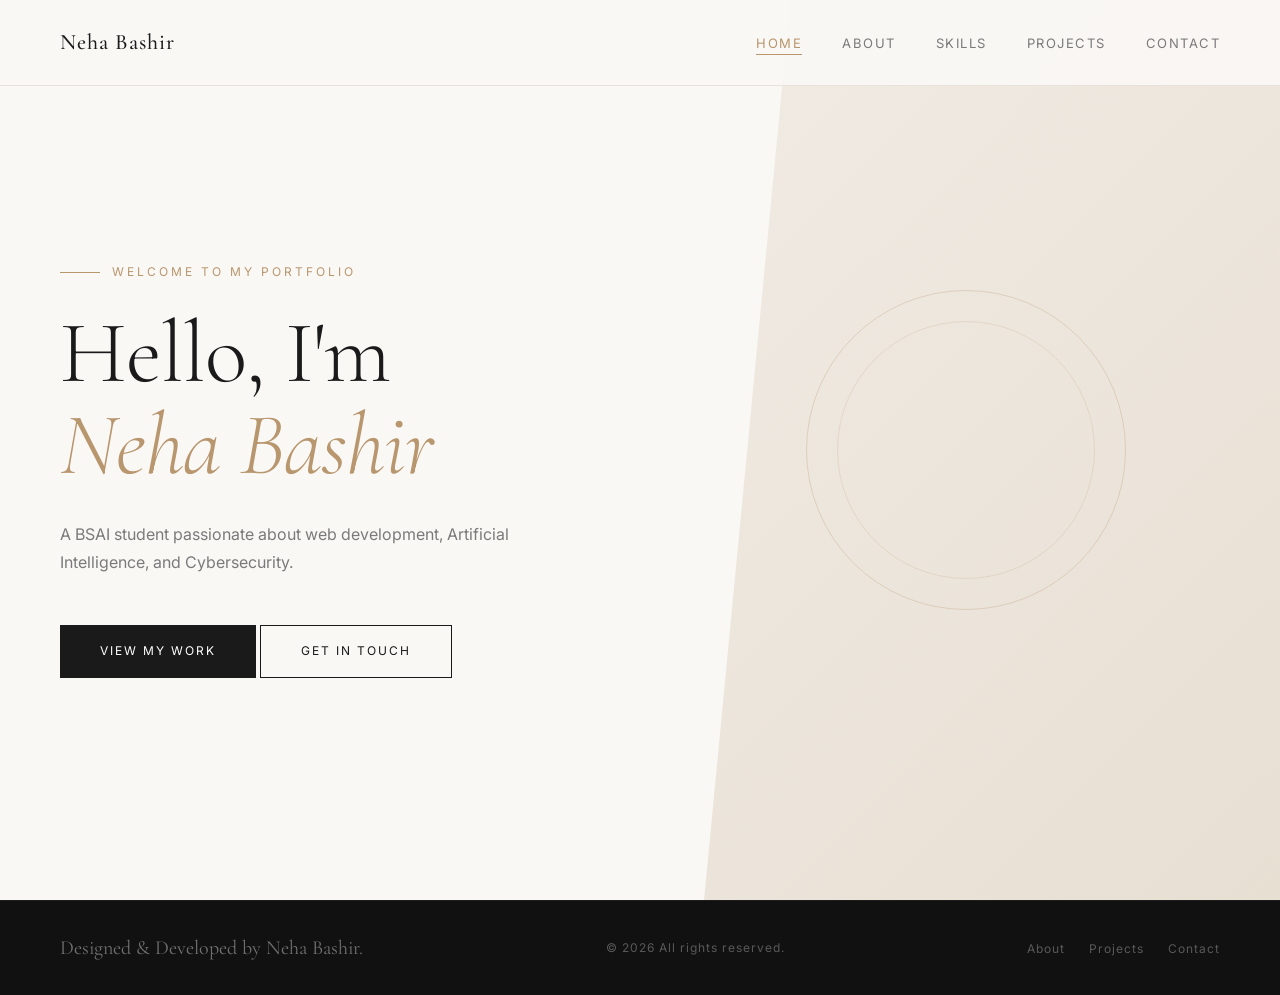
<file: index.html>
<!DOCTYPE html>
<html lang="en">
<head>
  <meta charset="UTF-8"/>
  <meta name="viewport" content="width=device-width, initial-scale=1.0"/>
  <title>Neha Bashir| Portfolio</title>
  <link href="https://fonts.googleapis.com/css2?family=Cormorant+Garamond:wght@300;400;500;600&family=Inter:wght@300;400;500&display=swap" rel="stylesheet"/>
  <link rel="icon" type="image/x-icon" href="images/daisy-flower.png">
  <link rel="stylesheet" href="style.css"/>
</head>
<body>

  <nav>
    <a href="index.html" class="nav-logo">Neha Bashir</a>
    <ul class="nav-links">
      <li><a href="index.html">Home</a></li>
      <li><a href="about.html">About</a></li>
      <li><a href="skills.html">Skills</a></li>
      <li><a href="projects.html">Projects</a></li>
      <li><a href="contact.html">Contact</a></li>
    </ul>
    <button class="menu-btn" aria-label="Menu">
      <span></span><span></span><span></span>
    </button>
  </nav>

  <div class="mobile-nav">
    <a href="index.html">Home</a>
    <a href="about.html">About</a>
    <a href="skills.html">Skills</a>
    <a href="projects.html">Projects</a>
    <a href="contact.html">Contact</a>
  </div>

  <section id="home">
    <div class="hero-content">
      <p class="hero-eyebrow fade-up">Welcome to my portfolio</p>
      <h1 class="fade-up fade-up-delay-1">Hello, I'm<br/><em>Neha Bashir</em></h1>
      <p class="hero-sub fade-up fade-up-delay-2">A BSAI student passionate about web development, Artificial Intelligence, and Cybersecurity.</p>
      <div class="fade-up fade-up-delay-3">
        <a href="projects.html" class="btn-primary">View My Work</a>
        <a href="contact.html" class="btn-outline">Get in Touch</a>
      </div>
    </div>
    <div class="hero-deco"></div>
    <div class="hero-deco-circle"></div>
  </section>

  <footer>
    <a href="index.html" class="footer-logo">Designed & Developed by Neha Bashir.</a>
    <p>© 2026 All rights reserved.</p>
    <ul class="footer-links">
      <li><a href="pages/about.html">About</a></li>
      <li><a href="pages/projects.html">Projects</a></li>
      <li><a href="pages/contact.html">Contact</a></li>
    </ul>
  </footer>

  <script src="main.js"></script>
</body>
</html>
</file>
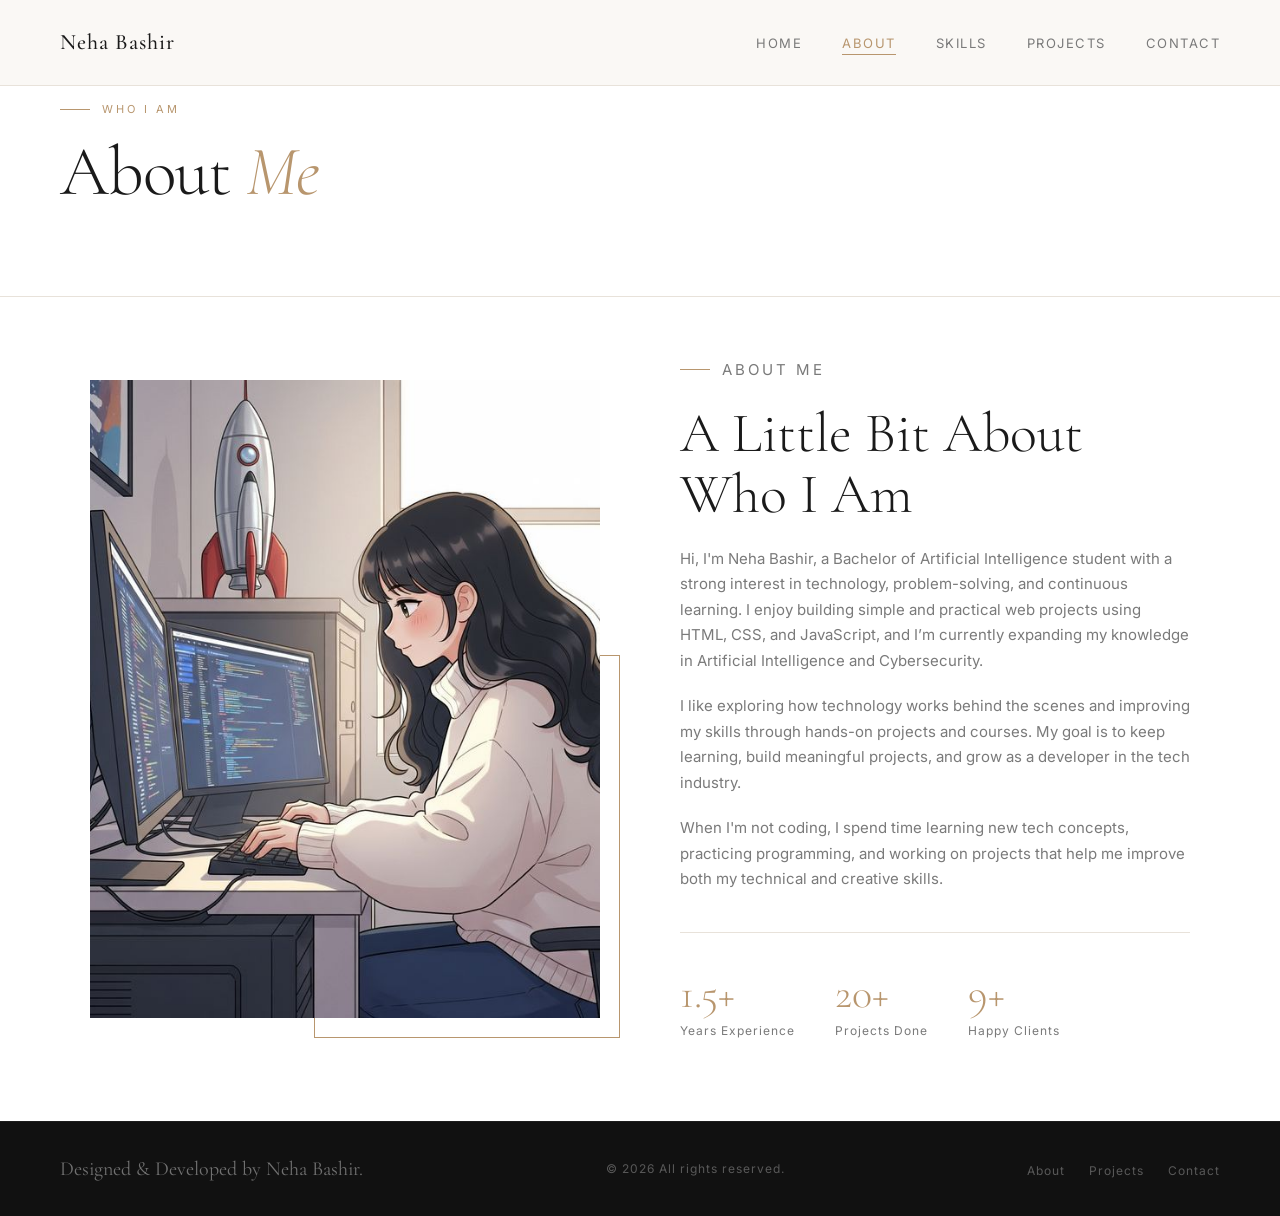
<file: about.html>
<!DOCTYPE html>
<html lang="en">
<head>
  <meta charset="UTF-8"/>
  <meta name="viewport" content="width=device-width, initial-scale=1.0"/>
  <title>Neha Bashir | About</title>
  <link href="https://fonts.googleapis.com/css2?family=Cormorant+Garamond:wght@300;400;500;600&family=Inter:wght@300;400;500&display=swap" rel="stylesheet"/>
  <link rel="icon" type="image/x-icon" href="images/daisy-flower.png">
  <link rel="stylesheet" href="style.css"/>
</head>
<body>

  <nav>
    <a href="index.html" class="nav-logo">Neha Bashir</a>
    <ul class="nav-links">
      <li><a href="index.html">Home</a></li>
      <li><a href="about.html">About</a></li>
      <li><a href="skills.html">Skills</a></li>
      <li><a href="projects.html">Projects</a></li>
      <li><a href="contact.html">Contact</a></li>
    </ul>
    <button class="menu-btn" type="button" aria-label="Toggle menu">
  <span></span>
  <span></span>
  <span></span>
</button>
  </nav>
  <div class="mobile-nav">
    <a href="index.html">Home</a>
    <a href="about.html">About</a>
    <a href="skills.html">Skills</a>
    <a href="projects.html">Projects</a>
    <a href="contact.html">Contact</a>
  </div>

  <div class="page-hero">
    <p class="section-label">Who I Am</p>
    <h1>About <em>Me</em></h1>
  </div>

  <section class="about-section about-content">
    <div class="about-grid">
      <div class="about-image-wrap fade-up">
        <div class="about-image-placeholder">
          <img src="images/Girl Coder with Rocket Model _ Dual Monitor Desk Illustration.jfif" alt="Neha">
        </div>
        <div class="about-image-deco"></div>
      </div>
      <div class="about-text fade-up fade-up-delay-1">
        <p class="section-label">About me</p>
        <h2>A Little Bit About Who I Am</h2>
        <p>Hi, I'm Neha Bashir, a Bachelor of Artificial Intelligence student with a strong interest in technology, problem-solving, and continuous learning. I enjoy building simple and practical web projects using HTML, CSS, and JavaScript, and I’m currently expanding my knowledge in Artificial Intelligence and Cybersecurity.</p>
        <p>I like exploring how technology works behind the scenes and improving my skills through hands-on projects and courses. My goal is to keep learning, build meaningful projects, and grow as a developer in the tech industry.</p>
        <p>When I'm not coding, I spend time learning new tech concepts, practicing programming, and working on projects that help me improve both my technical and creative skills.</p>
        <div class="about-stats">
          <div>
            <div class="stat-number">1.5+</div>
            <div class="stat-label">Years Experience</div>
          </div>
          <div>
            <div class="stat-number">20+</div>
            <div class="stat-label">Projects Done</div>
          </div>
          <div>
            <div class="stat-number">9+</div>
            <div class="stat-label">Happy Clients</div>
          </div>
        </div>
      </div>
    </div>
  </section>

  <footer>
    <a href="index.html" class="footer-logo">Designed & Developed by Neha Bashir.</a>
    <p>© 2026 All rights reserved.</p>
    <ul class="footer-links">
      <li><a href="about.html">About</a></li>
      <li><a href="projects.html">Projects</a></li>
      <li><a href="contact.html">Contact</a></li>
    </ul>
  </footer>

  <script src="main.js"></script>
</body>
</html>
</file>
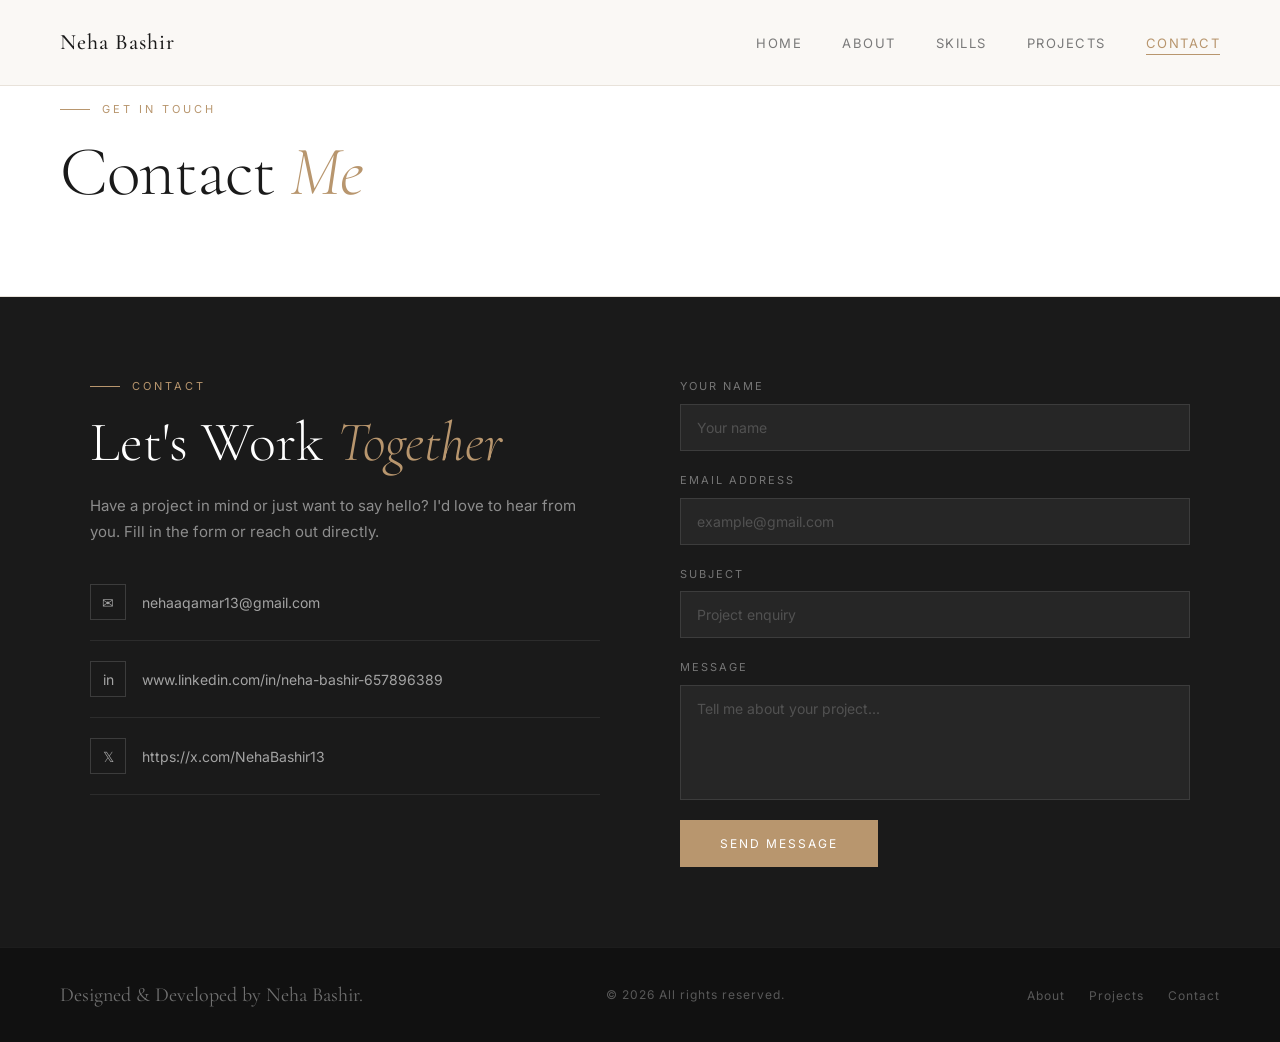
<file: contact.html>
<!DOCTYPE html>
<html lang="en">
<head>
  <meta charset="UTF-8"/>
  <meta name="viewport" content="width=device-width, initial-scale=1.0"/>
  <title>Neha Bashir | Contact</title>
  <link href="https://fonts.googleapis.com/css2?family=Cormorant+Garamond:wght@300;400;500;600&family=Inter:wght@300;400;500&display=swap" rel="stylesheet"/>
  <link rel="icon" type="image/x-icon" href="images/daisy-flower.png">
  <link rel="stylesheet" href="style.css"/>
</head>
<body>

  <nav>
    <a href="index.html" class="nav-logo">Neha Bashir</a>
    <ul class="nav-links">
      <li><a href="index.html">Home</a></li>
      <li><a href="about.html">About</a></li>
      <li><a href="skills.html">Skills</a></li>
      <li><a href="projects.html">Projects</a></li>
      <li><a href="contact.html">Contact</a></li>
    </ul>
    <button class="menu-btn" type="button" aria-label="Toggle menu">
  <span></span>
  <span></span>
  <span></span>
</button>
  </nav>
  <div class="mobile-nav">
    <a href="index.html">Home</a>
    <a href="about.html">About</a>
    <a href="skills.html">Skills</a>
    <a href="projects.html">Projects</a>
    <a href="contact.html">Contact</a>
  </div>

<div class="page-hero">
  <p class="section-label">Get In Touch</p>
  <h1>Contact <em class="accent-em">Me</em></h1>
</div>

  <section id="contact-page">
    <div class="contact-inner">
      <div class="fade-up">
        <p class="section-label">Contact</p>
        <h2>Let's Work <em class="accent-em">Together</em></h2>
        <p class="lead">Have a project in mind or just want to say hello? I'd love to hear from you. Fill in the form or reach out directly.</p>
        <div class="contact-links">
          <a href="nehaaqamar13@gmail.com" class="contact-link">
            <div class="contact-link-icon">✉</div>
            nehaaqamar13@gmail.com
          </a>
          <a href="www.linkedin.com/in/neha-bashir-657896389" class="contact-link" target="_blank">
            <div class="contact-link-icon">in</div>
            www.linkedin.com/in/neha-bashir-657896389
          </a>
          <a href="https://x.com/NehaBashir13" class="contact-link" target="_blank">
            <div class="contact-link-icon">𝕏</div>
            https://x.com/NehaBashir13
          </a>
        </div>
      </div>

      <div class="fade-up fade-up-delay-1">
        <form class="contact-form" id="contactForm" action="https://formspree.io/f/xlgpebew" method="POST">
  <div class="form-group">
    <label for="name">Your Name</label>
    <input id="name" name="name" type="text" placeholder="Your name" required/>
  </div>
  <div class="form-group">
    <label for="email">Email Address</label>
    <input id="email" name="email" type="email" placeholder="example@gmail.com" required/>
  </div>
  <div class="form-group">
    <label for="subject">Subject</label>
    <input id="subject" name="subject" type="text" placeholder="Project enquiry"/>
  </div>
  <div class="form-group">
    <label for="message">Message</label>
    <textarea id="message" name="message" rows="5" placeholder="Tell me about your project..." required></textarea>
  </div>
  <button type="submit" class="btn-send">Send Message</button>
  <div class="form-success">✓ Message sent! I'll get back to you soon.</div>
</form>
  </section>

  <footer>
    <a href="index.html" class="footer-logo">Designed & Developed by Neha Bashir.</a>
    <p>© 2026 All rights reserved.</p>
    <ul class="footer-links">
      <li><a href="about.html">About</a></li>
      <li><a href="projects.html">Projects</a></li>
      <li><a href="contact.html">Contact</a></li>
    </ul>
  </footer>

  <script src="main.js"></script>
</body>
</html>
</file>
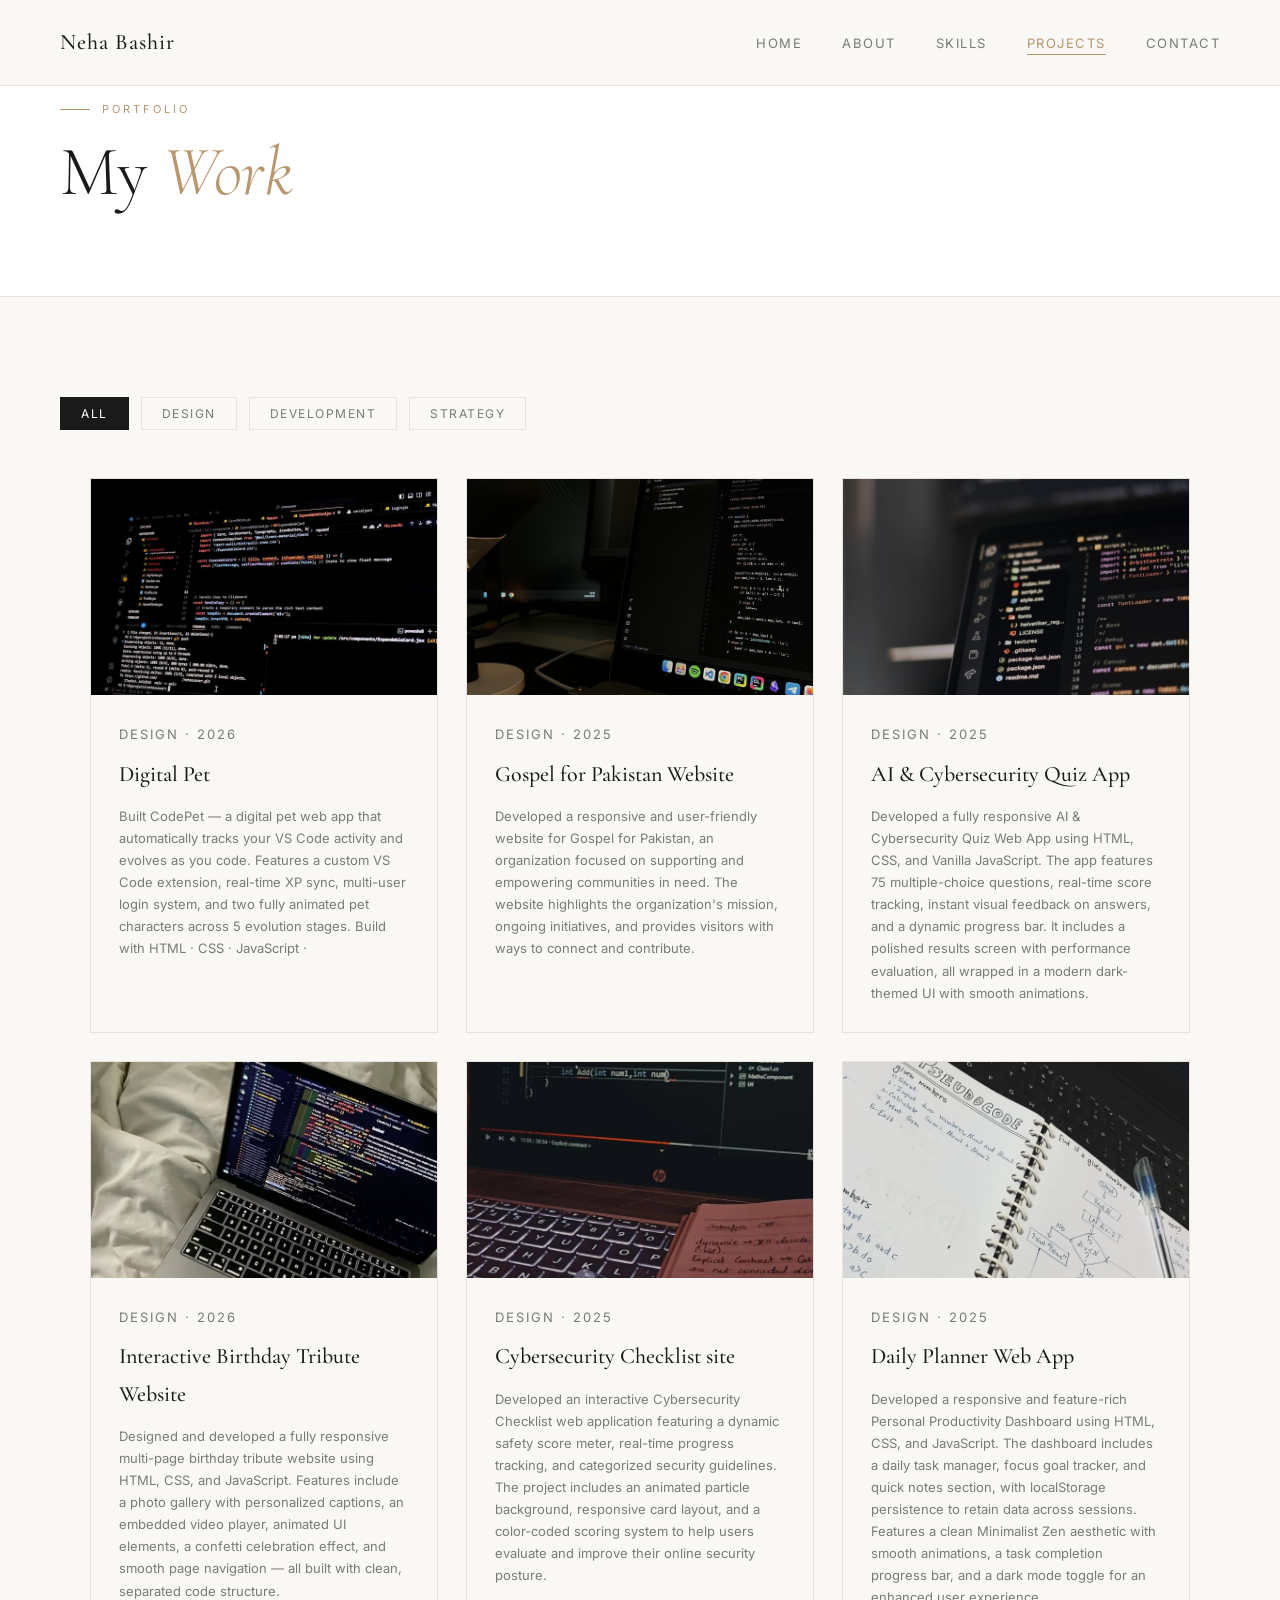
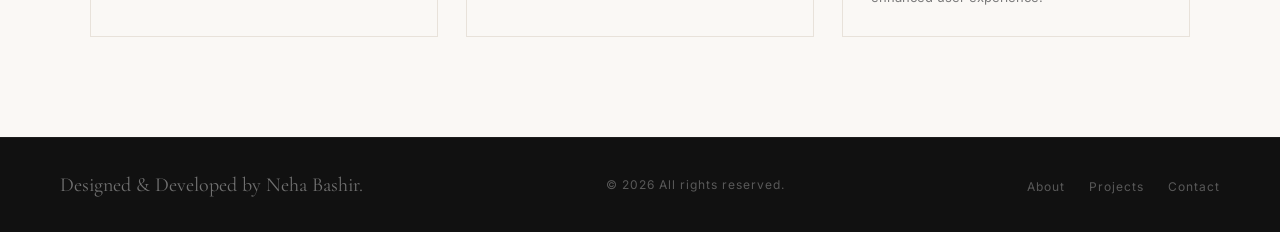
<file: projects.html>
<!DOCTYPE html>
<html lang="en">
<head>
  <meta charset="UTF-8"/>
  <meta name="viewport" content="width=device-width, initial-scale=1.0"/>
  <title>Neha Bashir | Projects</title>
  <link href="https://fonts.googleapis.com/css2?family=Cormorant+Garamond:wght@300;400;500;600&family=Inter:wght@300;400;500&display=swap" rel="stylesheet"/>
  <link rel="icon" type="image/x-icon" href="images/daisy-flower.png">
  <link rel="stylesheet" href="style.css"/>
</head>
<body>

  <nav>
    <a href="index.html" class="nav-logo">Neha Bashir</a>
    <ul class="nav-links">
      <li><a href="index.html">Home</a></li>
      <li><a href="about.html">About</a></li>
      <li><a href="skills.html">Skills</a></li>
      <li><a href="projects.html">Projects</a></li>
      <li><a href="contact.html">Contact</a></li>
    </ul>
    <button class="menu-btn" type="button" aria-label="Toggle menu">
  <span></span>
  <span></span>
  <span></span>
</button>
  </nav>
  <div class="mobile-nav">
    <a href="index.html">Home</a>
    <a href="about.html">About</a>
    <a href="skills.html">Skills</a>
    <a href="projects.html">Projects</a>
    <a href="contact.html">Contact</a>
  </div>

  <div class="page-hero">
    <p class="section-label">Portfolio</p>
    <h1>My <em>Work</em></h1>
  </div>

  <section>
    <div class="projects-filter fade-up">
      <button class="filter-btn active" data-filter="all">All</button>
      <button class="filter-btn" data-filter="design">Design</button>
      <button class="filter-btn" data-filter="development">Development</button>
      <button class="filter-btn" data-filter="strategy">Strategy</button>
    </div>

    <div class="projects-grid">

      <div class="project-card fade-up" data-category="design">
  <a href="https://code-pet.netlify.app/" target="_blank" class="project-thumb">
    <img src="images/download.jfif" alt="Personal Portfolio">
    <div class="project-thumb-overlay">View Project →</div>
  </a>
  <div class="project-info">
    <p class="project-category">Design · 2026</p>
    <h3>Digital Pet</h3>
    <p>Built CodePet — a digital pet web app that automatically tracks your VS Code activity and evolves as you code. Features a custom VS Code extension, real-time XP sync, multi-user login system, and two fully animated pet characters across 5 evolution stages. Build with HTML · CSS · JavaScript · </p>
  </div>
</div>

      <div class="project-card fade-up" data-category="design">
  <a href="https://gospelforpakistan.org/" target="_blank" class="project-thumb">
    <img src="images/Dopey.jfif" alt="Gospel for Pakistan">
    <div class="project-thumb-overlay">View Project →</div>
  </a>
  <div class="project-info">
    <p class="project-category">Design · 2025</p>
    <h3>Gospel for Pakistan Website</h3>
    <p>Developed a responsive and user-friendly website for Gospel for Pakistan, an organization focused on supporting and empowering communities in need. The website highlights the organization's mission, ongoing initiatives, and provides visitors with ways to connect and contribute.</p>
  </div>
</div>

      <div class="project-card fade-up" data-category="development">
  <a href="https://ai-cybersecurity-quizapp.netlify.app/" target="_blank" class="project-thumb">
    <img src="images/Sunny Mishra (@hlosunnymishra) on X.jfif" alt="AI & Cybersecurity Quiz App">
    <div class="project-thumb-overlay">View Project →</div>
  </a>
  <div class="project-info">
    <p class="project-category">Design · 2025</p>
    <h3>AI & Cybersecurity Quiz App</h3>
    <p>Developed a fully responsive AI & Cybersecurity Quiz Web App using HTML, CSS, and Vanilla JavaScript. The app features 75 multiple-choice questions, real-time score tracking, instant visual feedback on answers, and a dynamic progress bar. It includes a polished results screen with performance evaluation, all wrapped in a modern dark-themed UI with smooth animations.</p>
  </div>
</div>

      <div class="project-card fade-up" data-category="design">
  <a href="https://happybirthdaysirsajid.netlify.app/" target="_blank" class="project-thumb">
    <img src="images/busy 💻.jfif" alt="Interactive Birthday Tribute">
    <div class="project-thumb-overlay">View Project →</div>
  </a>
  <div class="project-info">
    <p class="project-category">Design · 2026</p>
    <h3>Interactive Birthday Tribute Website</h3>
    <p>Designed and developed a fully responsive multi-page birthday tribute website using HTML, CSS, and JavaScript. Features include a photo gallery with personalized captions, an embedded video player, animated UI elements, a confetti celebration effect, and smooth page navigation — all built with clean, separated code structure.</p>
  </div>
</div>

      <div class="project-card fade-up" data-category="strategy">
  <a href="https://cybersecuritychecklist.netlify.app/" target="_blank" class="project-thumb">
    <img src="images/Computer Engineering.jfif" alt="Cybersecurity Checklist site">
    <div class="project-thumb-overlay">View Project →</div>
  </a>
  <div class="project-info">
    <p class="project-category">Design · 2025</p>
    <h3>Cybersecurity Checklist site</h3>
    <p>Developed an interactive Cybersecurity Checklist web application featuring a dynamic safety score meter, real-time progress tracking, and categorized security guidelines. The project includes an animated particle background, responsive card layout, and a color-coded scoring system to help users evaluate and improve their online security posture.</p>
  </div>
</div>

      <div class="project-card fade-up" data-category="strategy">
  <a href="https://personalproductivityplanner.netlify.app/" target="_blank" class="project-thumb">
    <img src="images/Study _ Notes _ Programming language _ Pseudo code _ CPP programming _ CS.jfif" alt="Daily Planner Web App">
    <div class="project-thumb-overlay">View Project →</div>
  </a>
  <div class="project-info">
    <p class="project-category">Design · 2025</p>
    <h3>Daily Planner Web App</h3>
    <p>Developed a responsive and feature-rich Personal Productivity Dashboard using HTML, CSS, and JavaScript. The dashboard includes a daily task manager, focus goal tracker, and quick notes section, with localStorage persistence to retain data across sessions. Features a clean Minimalist Zen aesthetic with smooth animations, a task completion progress bar, and a dark mode toggle for an enhanced user experience.</p>
  </div>
</div>

    </div>
  </section>

  <footer>
    <a href="index.html" class="footer-logo">Designed & Developed by Neha Bashir.</a>
    <p>© 2026 All rights reserved.</p>
    <ul class="footer-links">
      <li><a href="about.html">About</a></li>
      <li><a href="projects.html">Projects</a></li>
      <li><a href="contact.html">Contact</a></li>
    </ul>
  </footer>

  <script src="main.js"></script>
</body>
</html>
</file>
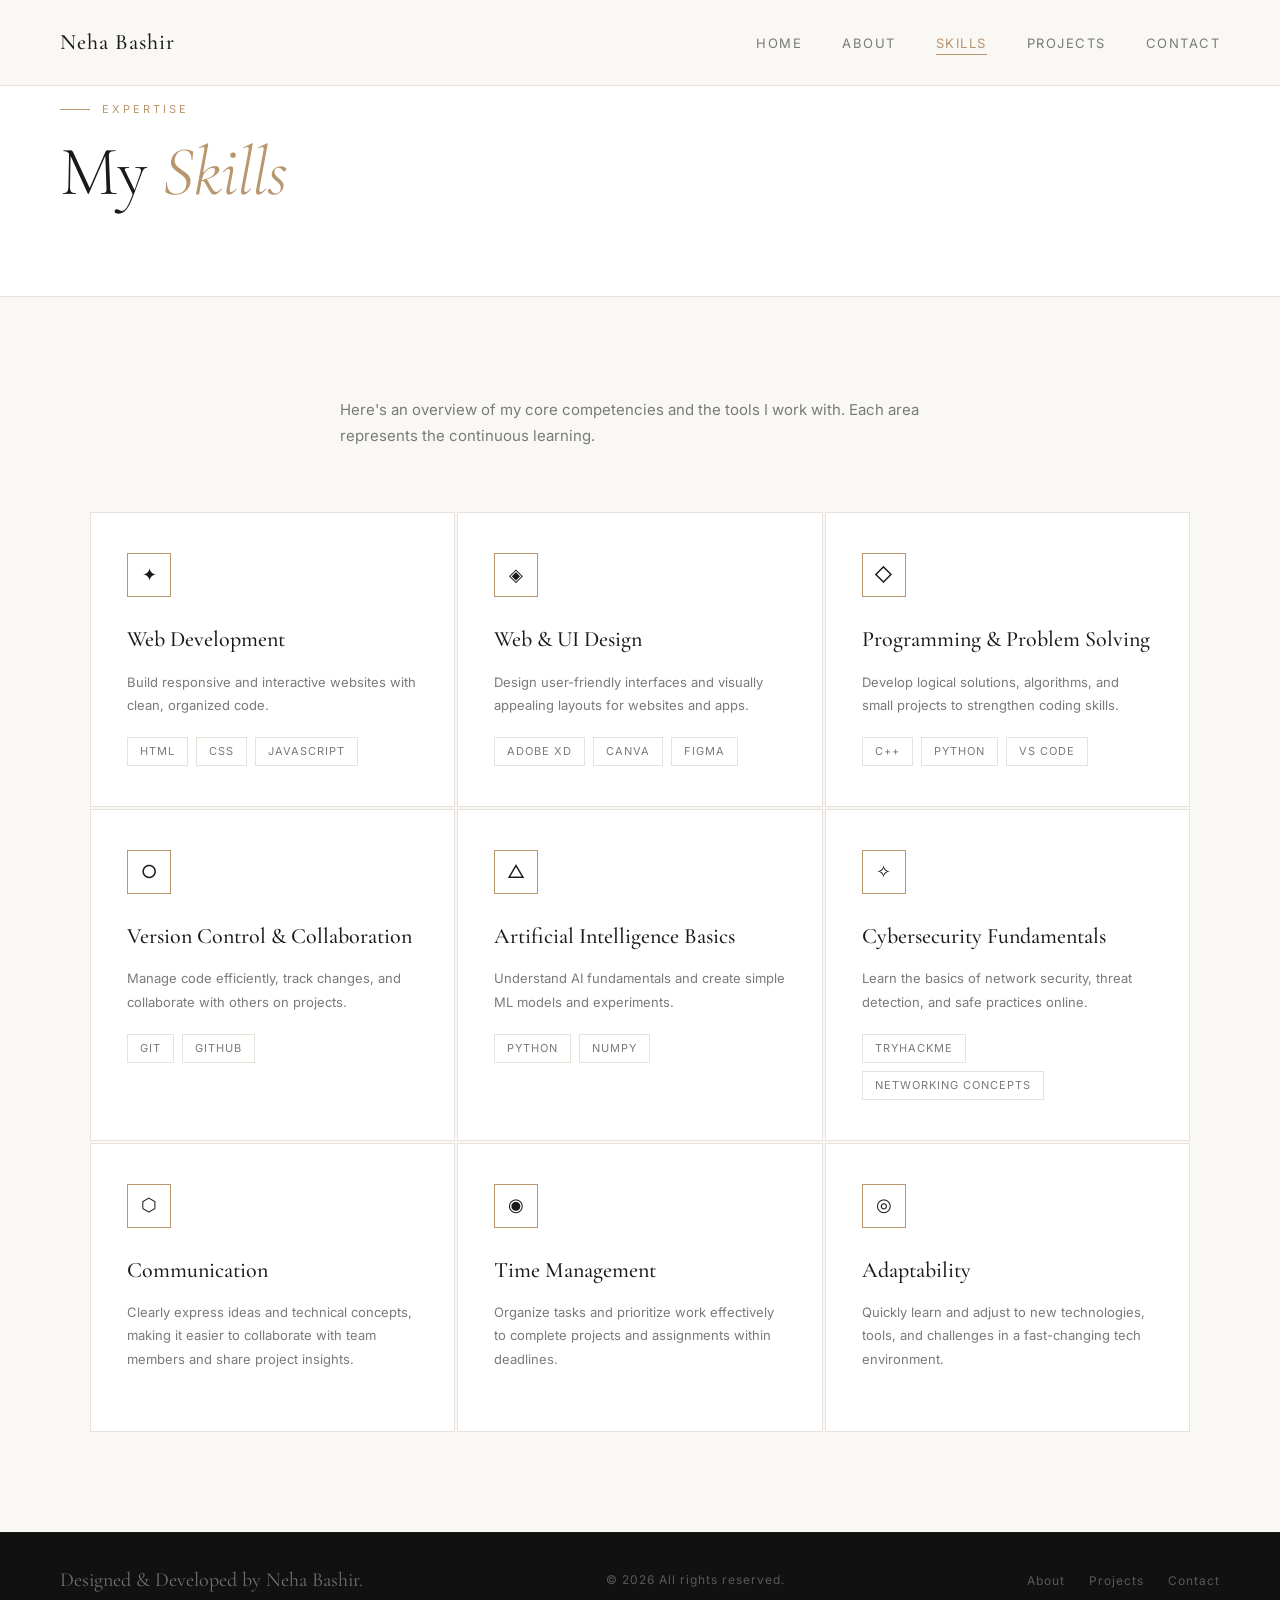
<file: skills.html>
<!DOCTYPE html>
<html lang="en">
<head>
  <meta charset="UTF-8"/>
  <meta name="viewport" content="width=device-width, initial-scale=1.0"/>
  <title>Neha Bashir | Skills</title>
  <link href="https://fonts.googleapis.com/css2?family=Cormorant+Garamond:wght@300;400;500;600&family=Inter:wght@300;400;500&display=swap" rel="stylesheet"/>
  <link rel="icon" type="image/x-icon" href="images/daisy-flower.png">
  <link rel="stylesheet" href="style.css"/>
</head>
<body>

  <nav>
    <a href="index.html" class="nav-logo">Neha Bashir</a>
    <ul class="nav-links">
      <li><a href="../index.html">Home</a></li>
      <li><a href="about.html">About</a></li>
      <li><a href="skills.html">Skills</a></li>
      <li><a href="projects.html">Projects</a></li>
      <li><a href="contact.html">Contact</a></li>
    </ul>
    <button class="menu-btn" type="button" aria-label="Toggle menu">
  <span></span>
  <span></span>
  <span></span>
</button>
  </nav>
  <div class="mobile-nav">
    <a href="index.html">Home</a>
    <a href="about.html">About</a>
    <a href="skills.html">Skills</a>
    <a href="projects.html">Projects</a>
    <a href="contact.html">Contact</a>
  </div>

  <div class="page-hero">
    <p class="section-label">Expertise</p>
    <h1>My <em>Skills</em></h1>
  </div>

  <section>
    <div class="skills-intro fade-up">
      <p>Here's an overview of my core competencies and the tools I work with. Each area represents the continuous learning.</p>
    </div>
    <div class="skills-grid">

      <div class="skill-card fade-up">
        <div class="skill-icon">✦</div>
        <h3>Web Development</h3>
        <p>Build responsive and interactive websites with clean, organized code.</p>
        <div class="skill-tags">
          <span class="skill-tag">HTML</span>
          <span class="skill-tag">CSS</span>
          <span class="skill-tag">JavaScript</span>
        </div>
      </div>

      <div class="skill-card fade-up fade-up-delay-1">
        <div class="skill-icon">◈</div>
        <h3>Web & UI Design</h3>
        <p>Design user-friendly interfaces and visually appealing layouts for websites and apps.</p>
        <div class="skill-tags">
          <span class="skill-tag">Adobe XD</span>
          <span class="skill-tag">Canva</span>
          <span class="skill-tag">Figma</span>
        </div>
      </div>

      <div class="skill-card fade-up fade-up-delay-2">
        <div class="skill-icon">◇</div>
        <h3>Programming & Problem Solving</h3>
        <p>Develop logical solutions, algorithms, and small projects to strengthen coding skills.</p>
        <div class="skill-tags">
          <span class="skill-tag">C++</span>
          <span class="skill-tag">Python</span>
          <span class="skill-tag">VS Code</span>
        </div>
      </div>

      <div class="skill-card fade-up">
        <div class="skill-icon">○</div>
        <h3>Version Control & Collaboration</h3>
        <p>Manage code efficiently, track changes, and collaborate with others on projects.</p>
        <div class="skill-tags">
          <span class="skill-tag">Git</span>
          <span class="skill-tag">GitHub</span>
        </div>
      </div>

      <div class="skill-card fade-up fade-up-delay-1">
        <div class="skill-icon">△</div>
        <h3>Artificial Intelligence Basics</h3>
        <p>Understand AI fundamentals and create simple ML models and experiments.</p>
        <div class="skill-tags">
          <span class="skill-tag">Python</span>
          <span class="skill-tag">NumPy</span>
        </div>
      </div>

      <div class="skill-card fade-up fade-up-delay-2">
        <div class="skill-icon">✧</div>
        <h3>Cybersecurity Fundamentals</h3>
        <p>Learn the basics of network security, threat detection, and safe practices online.</p>
        <div class="skill-tags">
          <span class="skill-tag">TryHackMe</span>
          <span class="skill-tag">Networking Concepts</span>
        </div>
      </div>

      <div class="skill-card fade-up">
  <div class="skill-icon">⬡</div>
  <h3>Communication </h3>
  <p>Clearly express ideas and technical concepts, making it easier to collaborate with team members and share project insights.</p>
  <div class="skill-tags">
  </div>
</div>

<div class="skill-card fade-up fade-up-delay-1">
  <div class="skill-icon">◉</div>
  <h3>Time Management</h3>
  <p>Organize tasks and prioritize work effectively to complete projects and assignments within deadlines.</p>
  <div class="skill-tags">
  </div>
</div>

<div class="skill-card fade-up fade-up-delay-2">
  <div class="skill-icon">◎</div>
  <h3>Adaptability</h3>
  <p>Quickly learn and adjust to new technologies, tools, and challenges in a fast-changing tech environment.</p>
  <div class="skill-tags">
  </div>
</div>

    </div>
  </section>

  <footer>
    <a href="index.html" class="footer-logo">Designed & Developed by Neha Bashir.</a>
    <p>© 2026 All rights reserved.</p>
    <ul class="footer-links">
      <li><a href="about.html">About</a></li>
      <li><a href="projects.html">Projects</a></li>
      <li><a href="contact.html">Contact</a></li>
    </ul>
  </footer>

  <script src="main.js"></script>
</body>
</html>
</file>
<file: style.css>
*, *::before, *::after { margin: 0; padding: 0; box-sizing: border-box; }

:root {
  --cream:  #faf8f5;
  --dark:   #1a1a1a;
  --accent: #b8966e;
  --muted:  #7a7a7a;
  --border: #e8e2da;
  --white:  #ffffff;
}

html { scroll-behavior: smooth; }

body {
  font-family: 'Inter', sans-serif;
  background: var(--cream);
  color: var(--dark);
  font-size: 15px;
  line-height: 1.7;
}

h1 {
  font-family: 'Cormorant Garamond', serif;
  font-size: clamp(52px, 8vw, 88px);
  font-weight: 300;
  line-height: 1.05;
  letter-spacing: -1px;
  margin-bottom: 28px;
}
h1 em { font-style: italic; color: var(--accent); }

h2 {
  font-family: 'Cormorant Garamond', serif;
  font-size: clamp(36px, 5vw, 56px);
  font-weight: 300;
  line-height: 1.1;
  margin-bottom: 20px;
}

h3 {
  font-family: 'Cormorant Garamond', serif;
  font-size: 22px;
  font-weight: 500;
  margin-bottom: 12px;
}

section { padding: 100px 60px; }

.section-label {
  font-size: 11px;
  letter-spacing: 3px;
  text-transform: uppercase;
  color: var(--accent);
  margin-bottom: 16px;
  display: flex;
  align-items: center;
  gap: 12px;
}
.section-label::before {
  content: '';
  display: inline-block;
  width: 30px; height: 1px;
  background: var(--accent);
}

.btn-primary {
  display: inline-block;
  padding: 16px 40px;
  background: var(--dark);
  color: var(--white);
  text-decoration: none;
  font-size: 12px;
  letter-spacing: 2px;
  text-transform: uppercase;
  transition: background 0.3s, transform 0.2s;
}
.btn-primary:hover { background: var(--accent); transform: translateY(-2px); }

.btn-outline {
  display: inline-block;
  padding: 15px 40px;
  border: 1px solid var(--dark);
  color: var(--dark);
  text-decoration: none;
  font-size: 12px;
  letter-spacing: 2px;
  text-transform: uppercase;
  transition: all 0.3s;
}
.btn-outline:hover { background: var(--dark); color: var(--white); }

nav {
  position: fixed;
  top: 0; left: 0; right: 0;
  z-index: 100;
  display: flex;
  justify-content: space-between;
  align-items: center;
  padding: 24px 60px;
  background: rgba(250,248,245,0.92);
  border-bottom: 1px solid var(--border);
  transition: padding 0.3s, box-shadow 0.3s;
}
nav.scrolled {
  padding: 16px 60px;
  box-shadow: 0 4px 24px rgba(0,0,0,0.06);
}
.nav-logo {
  font-family: 'Cormorant Garamond', serif;
  font-size: 22px;
  font-weight: 500;
  letter-spacing: 1px;
  color: var(--dark);
  text-decoration: none;
}
.nav-links { display: flex; gap: 40px; list-style: none; }
.nav-links a {
  text-decoration: none;
  color: var(--muted);
  font-size: 13px;
  letter-spacing: 1.5px;
  text-transform: uppercase;
  transition: color 0.3s;
  position: relative;
  padding-bottom: 4px;
}
.nav-links a::after {
  content: '';
  position: absolute;
  bottom: 0; left: 0;
  width: 0; height: 1px;
  background: var(--accent);
  transition: width 0.3s;
}
.nav-links a:hover,
.nav-links a.active { color: var(--accent); }
.nav-links a:hover::after,
.nav-links a.active::after { width: 100%; }

.menu-btn {
  display: none;
  flex-direction: column;
  gap: 5px;
  cursor: pointer;
  background: none;
  border: none;
  padding: 4px;
}

.menu-btn span { display: block; width: 24px; height: 1.5px; background: var(--dark); transition: all 0.3s; }
.menu-btn.open span:nth-child(1) { transform: rotate(45deg) translate(4.5px, 4.5px); }
.menu-btn.open span:nth-child(2) { opacity: 0; }
.menu-btn.open span:nth-child(3) { transform: rotate(-45deg) translate(4.5px, -4.5px); }

.mobile-nav {
  display: none;
  position: fixed;
  top: 73px; left: 0; right: 0;
  background: var(--cream);
  border-bottom: 1px solid var(--border);
  padding: 24px 28px;
  flex-direction: column;
  gap: 20px;
  z-index: 99;
}
.mobile-nav.open { display: flex; }
.mobile-nav a {
  text-decoration: none;
  color: var(--dark);
  font-size: 14px;
  letter-spacing: 2px;
  text-transform: uppercase;
  padding-bottom: 20px;
  border-bottom: 1px solid var(--border);
}
.mobile-nav a:last-child { border-bottom: none; }

.page-hero {
  padding: 100px 60px 60px;  
  background: var(--white);
  border-bottom: 1px solid var(--border);
}

.page-hero h1 { font-size: clamp(40px, 6vw, 70px); }

footer {
  background: #111;
  padding: 30px 60px;
  display: flex;
  justify-content: space-between;
  align-items: center;
  border-top: 1px solid rgba(255,255,255,0.05);
}
footer p { font-size: 12px; color: rgba(255,255,255,0.3); letter-spacing: 1px; }
.footer-logo {
  font-family: 'Cormorant Garamond', serif;
  font-size: 20px;
  color: rgba(255,255,255,0.4);
  text-decoration: none;
}
.footer-links { display: flex; gap: 24px; list-style: none; }
.footer-links a { font-size: 12px; color: rgba(255,255,255,0.3); text-decoration: none; letter-spacing: 1px; transition: color 0.3s; }
.footer-links a:hover { color: var(--accent); }

.fade-up {
  opacity: 0;
  transform: translateY(30px);
  transition: opacity 0.7s ease, transform 0.7s ease;
}
.fade-up.visible { opacity: 1; transform: translateY(0); }
.fade-up-delay-1 { transition-delay: 0.1s; }
.fade-up-delay-2 { transition-delay: 0.2s; }
.fade-up-delay-3 { transition-delay: 0.3s; }

#home {
  min-height: 100vh;
  display: flex;
  align-items: center;
  padding: 120px 60px 80px;
  position: relative;
  overflow: hidden;
}
.hero-content { max-width: 700px; z-index: 1; }
.hero-eyebrow {
  font-size: 12px;
  letter-spacing: 3px;
  text-transform: uppercase;
  color: var(--accent);
  margin-bottom: 24px;
  display: flex;
  align-items: center;
  gap: 12px;
}
.hero-eyebrow::before { content: ''; display: inline-block; width: 40px; height: 1px; background: var(--accent); }
.hero-sub { font-size: 16px; color: var(--muted); max-width: 460px; margin-bottom: 48px; line-height: 1.8; }
.hero-deco {
  position: absolute;
  right: 0; top: 0; bottom: 0;
  width: 45%;
  background: linear-gradient(135deg, #f0ebe4 0%, #e8dfd3 100%);
  clip-path: polygon(15% 0%, 100% 0%, 100% 100%, 0% 100%);
  z-index: 0;
}
.hero-deco-circle {
  position: absolute;
  right: 12%; top: 50%;
  transform: translateY(-50%);
  width: 320px; height: 320px;
  border-radius: 50%;
  border: 1px solid rgba(184,150,110,0.3);
  z-index: 0;
}
.hero-deco-circle::after {
  content: '';
  position: absolute;
  inset: 30px;
  border-radius: 50%;
  border: 1px solid rgba(184,150,110,0.2);
}

.about-grid {
  display: grid;
  grid-template-columns: 1fr 1fr;
  gap: 80px;
  align-items: center;
  max-width: 1100px;
  margin: 0 auto;
}
.about-section {
  background: var(--white);
  padding-top: 40px;  
}
.about-image-wrap { position: relative; }
.about-image-placeholder {
  width: 100%;
  aspect-ratio: 4/5;
  background: linear-gradient(145deg, #e8dfd3, #d4c9bb);
  display: flex;
  align-items: center;
  justify-content: center;
  font-size: 13px;
  color: var(--muted);
  letter-spacing: 1px;
}
.about-image-placeholder img { width: 100%; height: 100%; object-fit: cover; }
.about-image-deco {
  position: absolute;
  bottom: -20px; right: -20px;
  width: 60%; height: 60%;
  border: 1px solid var(--accent);
  z-index: -1;
}

.about-content {
  padding-top: 140px;  
  padding-bottom: 80px;
}

.about-text p { color: var(--muted); margin-bottom: 20px; font-size: 15px; }
.about-stats {
  display: flex;
  gap: 40px;
  margin-top: 40px;
  padding-top: 40px;
  border-top: 1px solid var(--border);
}
.stat-number { font-family: 'Cormorant Garamond', serif; font-size: 42px; font-weight: 300; color: var(--accent); line-height: 1; }
.stat-label { font-size: 12px; color: var(--muted); letter-spacing: 1px; margin-top: 6px; }

.skills-grid {
  display: grid;
  grid-template-columns: repeat(3, 1fr);
  gap: 2px;
  max-width: 1100px;
  margin: 0 auto;
}
.skill-card {
  background: var(--white);
  padding: 40px 36px;
  border: 1px solid var(--border);
  transition: border-color 0.3s, transform 0.3s;
}
.skill-card:hover { border-color: var(--accent); transform: translateY(-4px); }
.skill-icon {
  width: 44px; height: 44px;
  border: 1px solid var(--accent);
  display: flex; align-items: center; justify-content: center;
  margin-bottom: 24px;
  font-size: 18px;
}
.skill-card p { font-size: 13px; color: var(--muted); line-height: 1.8; }
.skill-tags { display: flex; flex-wrap: wrap; gap: 8px; margin-top: 20px; }
.skill-tag {
  font-size: 11px;
  letter-spacing: 1px;
  text-transform: uppercase;
  padding: 4px 12px;
  border: 1px solid var(--border);
  color: var(--muted);
}
.skills-intro { max-width: 600px; margin: 0 auto 64px; }
.skills-intro p { color: var(--muted); }

.projects-filter {
  display: flex;
  gap: 12px;
  margin-bottom: 48px;
  flex-wrap: wrap;
}
.filter-btn {
  padding: 8px 20px;
  border: 1px solid var(--border);
  background: none;
  font-family: 'Inter', sans-serif;
  font-size: 12px;
  letter-spacing: 1.5px;
  text-transform: uppercase;
  cursor: pointer;
  color: var(--muted);
  transition: all 0.3s;
}
.filter-btn:hover,
.filter-btn.active { background: var(--dark); color: var(--white); border-color: var(--dark); }

.projects-grid {
  display: grid;
  grid-template-columns: repeat(3, 1fr);
  gap: 28px;
  max-width: 1100px;
  margin: 0 auto;
}
.project-card {
  border: 1px solid var(--border);
  overflow: hidden;
  transition: transform 0.3s, box-shadow 0.3s;
}

a.project-thumb {
  text-decoration: none;
  display: block;
  cursor: pointer;
}

.project-thumb img { width: 100%; height: 100%; object-fit: cover; }

.project-card:hover { transform: translateY(-6px); box-shadow: 0 20px 60px rgba(0,0,0,0.08); }
.project-thumb {
  width: 100%;
  aspect-ratio: 16/10;
  background: linear-gradient(135deg, #e8dfd3, #d4c9bb);
  display: flex; align-items: center; justify-content: center;
  font-size: 12px; color: var(--muted); letter-spacing: 1px;
  position: relative; overflow: hidden;
}
.project-thumb img { width: 100%; height: 100%; object-fit: cover; }
.project-thumb-overlay {
  position: absolute; inset: 0;
  background: rgba(26,26,26,0.6);
  display: flex; align-items: center; justify-content: center;
  opacity: 0;
  transition: opacity 0.3s;
  color: white; font-size: 12px; letter-spacing: 2px; text-transform: uppercase;
}
.project-card:hover .project-thumb-overlay { opacity: 1; }
.project-info { padding: 28px; }
.project-category { font-size: 11px; letter-spacing: 2px; text-transform: uppercase; color: var(--accent); margin-bottom: 10px; }
.project-info p { font-size: 13px; color: var(--muted); line-height: 1.7; }

#contact-page {
  background: var(--dark);
  color: var(--white);
  min-height: calc(100vh - 280px); 
  padding: 80px 60px;              
}

.about-section {
  background: var(--white);
  padding-top: 60px;   
}
.contact-inner {
  max-width: 1100px;
  margin: 0 auto;
  display: grid;
  grid-template-columns: 1fr 1fr;
  gap: 80px;
  align-items: start;
}
.accent-em {
  font-style: italic;
  color: var(--accent);
}
#contact-page .section-label { color: var(--accent); }
#contact-page .section-label::before { background: var(--accent); }
#contact-page h2 { color: var(--white); }
#contact-page .lead { color: rgba(255,255,255,0.5); margin-bottom: 40px; font-size: 15px; }

.contact-links { display: flex; flex-direction: column; gap: 20px; }
.contact-link {
  display: flex; align-items: center; gap: 16px;
  text-decoration: none; color: rgba(255,255,255,0.6);
  font-size: 14px; transition: color 0.3s;
  padding-bottom: 20px; border-bottom: 1px solid rgba(255,255,255,0.08);
}
.contact-link:hover { color: var(--accent); }
.contact-link-icon {
  width: 36px; height: 36px;
  border: 1px solid rgba(255,255,255,0.15);
  display: flex; align-items: center; justify-content: center;
  font-size: 14px; flex-shrink: 0;
}
.contact-form { display: flex; flex-direction: column; gap: 20px; }
.form-group { display: flex; flex-direction: column; gap: 8px; }
.form-group label { font-size: 11px; letter-spacing: 2px; text-transform: uppercase; color: rgba(255,255,255,0.4); }
.form-group input,
.form-group textarea {
  background: rgba(255,255,255,0.05);
  border: 1px solid rgba(255,255,255,0.1);
  color: var(--white);
  padding: 14px 16px;
  font-family: 'Inter', sans-serif;
  font-size: 14px;
  outline: none;
  transition: border-color 0.3s;
  resize: none;
}
.form-group input:focus,
.form-group textarea:focus { border-color: var(--accent); }
.form-group input::placeholder,
.form-group textarea::placeholder { color: rgba(255,255,255,0.2); }

.btn-send {
  padding: 16px 40px;
  background: var(--accent);
  color: var(--white);
  border: none;
  font-family: 'Inter', sans-serif;
  font-size: 12px;
  letter-spacing: 2px;
  text-transform: uppercase;
  cursor: pointer;
  align-self: flex-start;
  transition: background 0.3s, transform 0.2s;
}
.btn-send:hover { background: #a07d5a; transform: translateY(-2px); }

.form-success {
  display: none;
  padding: 16px 20px;
  background: rgba(184,150,110,0.15);
  border: 1px solid var(--accent);
  color: var(--accent);
  font-size: 13px;
  letter-spacing: 1px;
}

.thumb-2 { background: linear-gradient(135deg, #dde4db, #c8d4c5); }
.thumb-3 { background: linear-gradient(135deg, #dbd8e3, #cac4d8); }
.thumb-4 { background: linear-gradient(135deg, #e3dbd8, #d8ccc8); }
.thumb-5 { background: linear-gradient(135deg, #d8e3db, #c8d8cc); }
.thumb-6 { background: linear-gradient(135deg, #e3e0db, #d8d4cc); }

@media (max-width: 900px) {
  nav { padding: 20px 28px; }
  nav.scrolled { padding: 14px 28px; }
  section { padding: 70px 28px; }
  .page-hero { padding: 140px 28px 60px; }
  footer { padding: 24px 28px; flex-direction: column; gap: 16px; text-align: center; }
  .footer-links { justify-content: center; }
  .nav-links { display: none; }
  .menu-btn { display: flex; }
  .about-grid,
  .contact-inner { grid-template-columns: 1fr; gap: 40px; }
  .skills-grid,
  .projects-grid { grid-template-columns: 1fr 1fr; }
  .hero-deco,
  .hero-deco-circle { display: none; }
}

@media (max-width: 580px) {
  section { padding: 60px 20px; }
  .skills-grid,
  .projects-grid { grid-template-columns: 1fr; }
  .about-stats { flex-direction: column; gap: 24px; }
}
</file>
